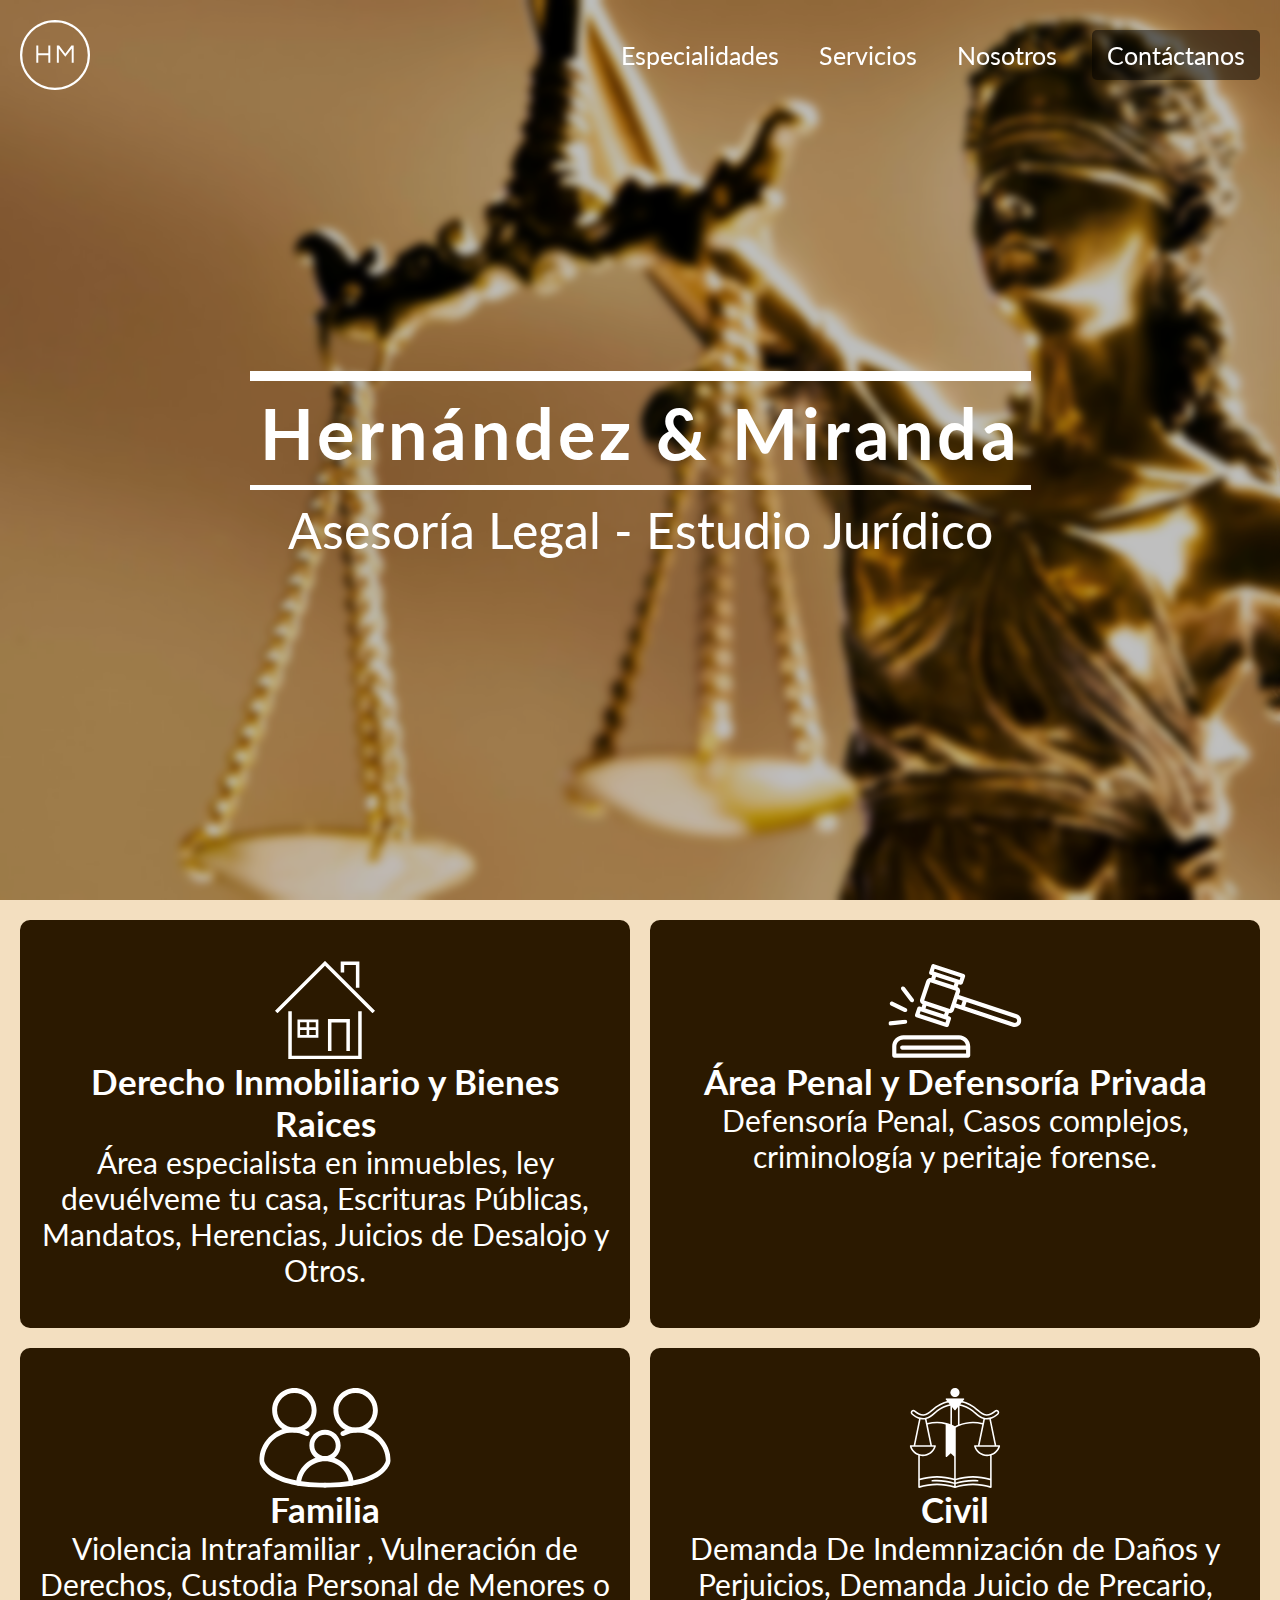
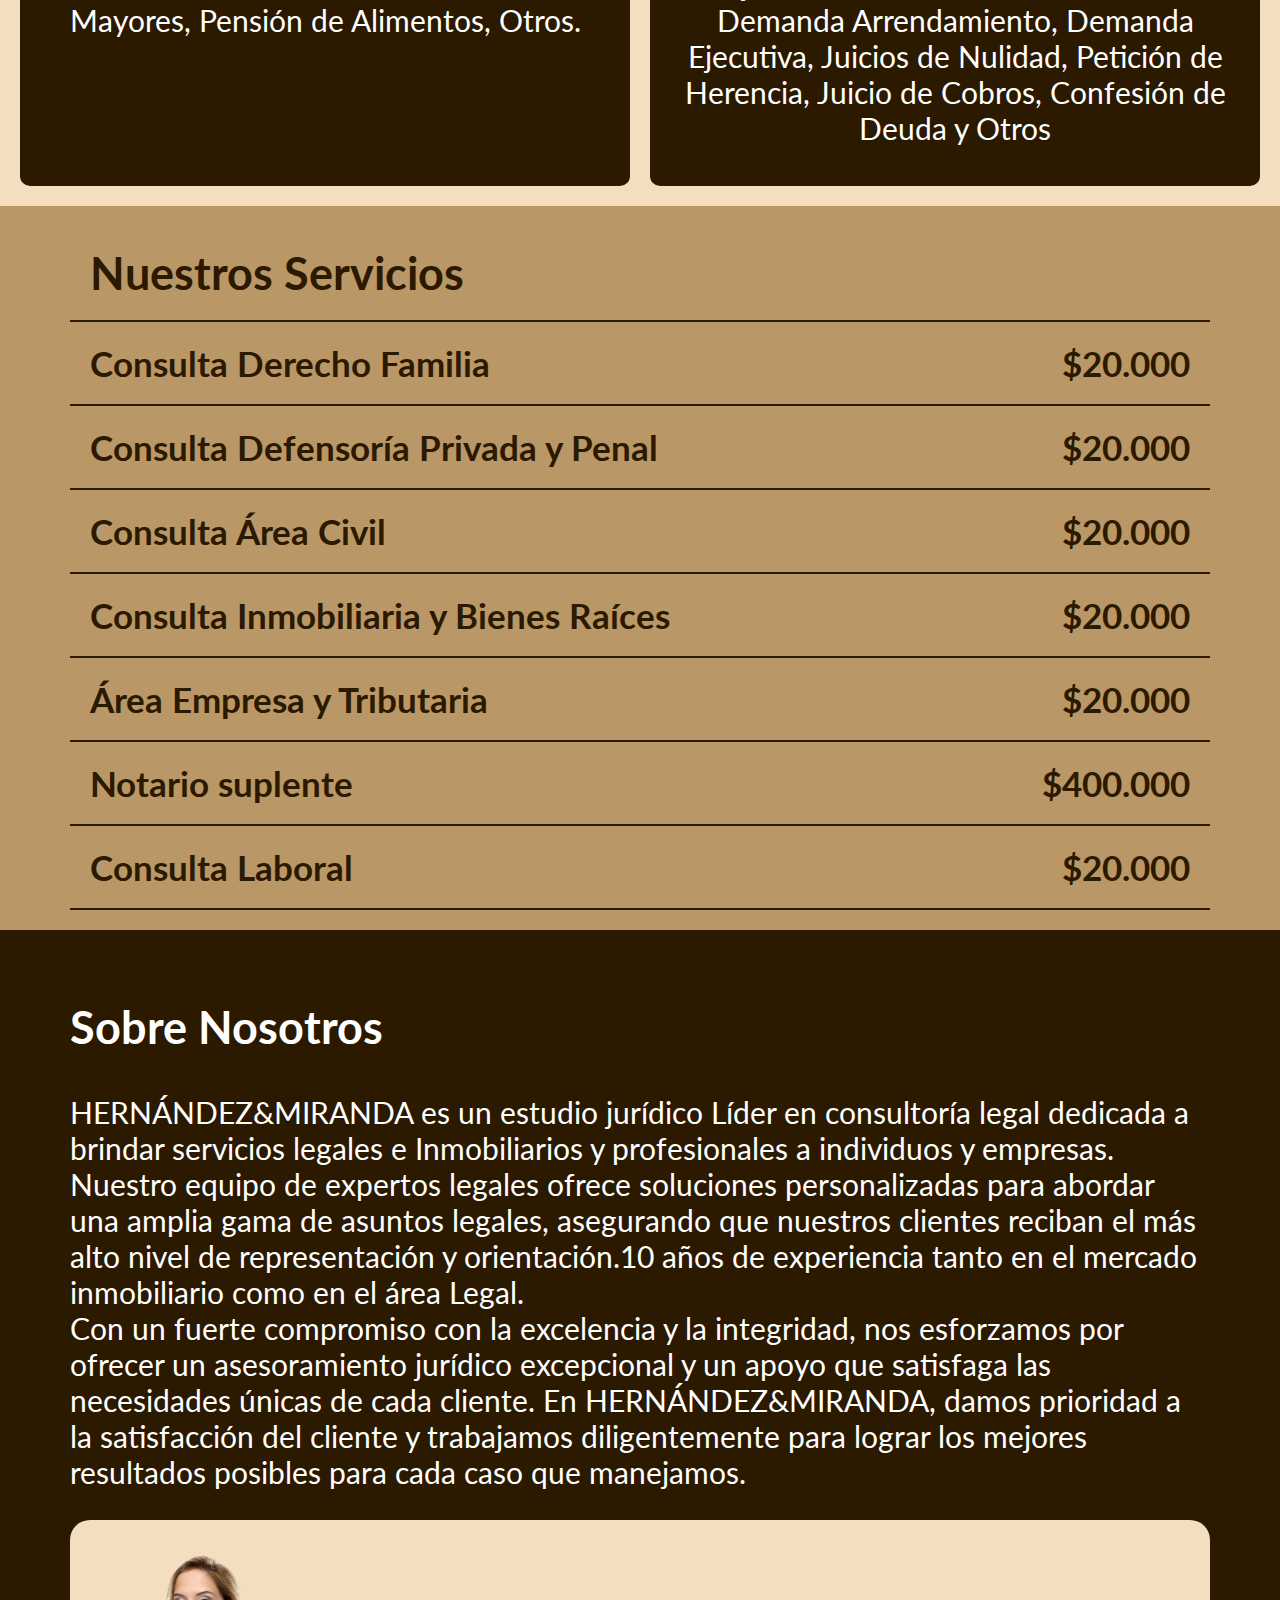
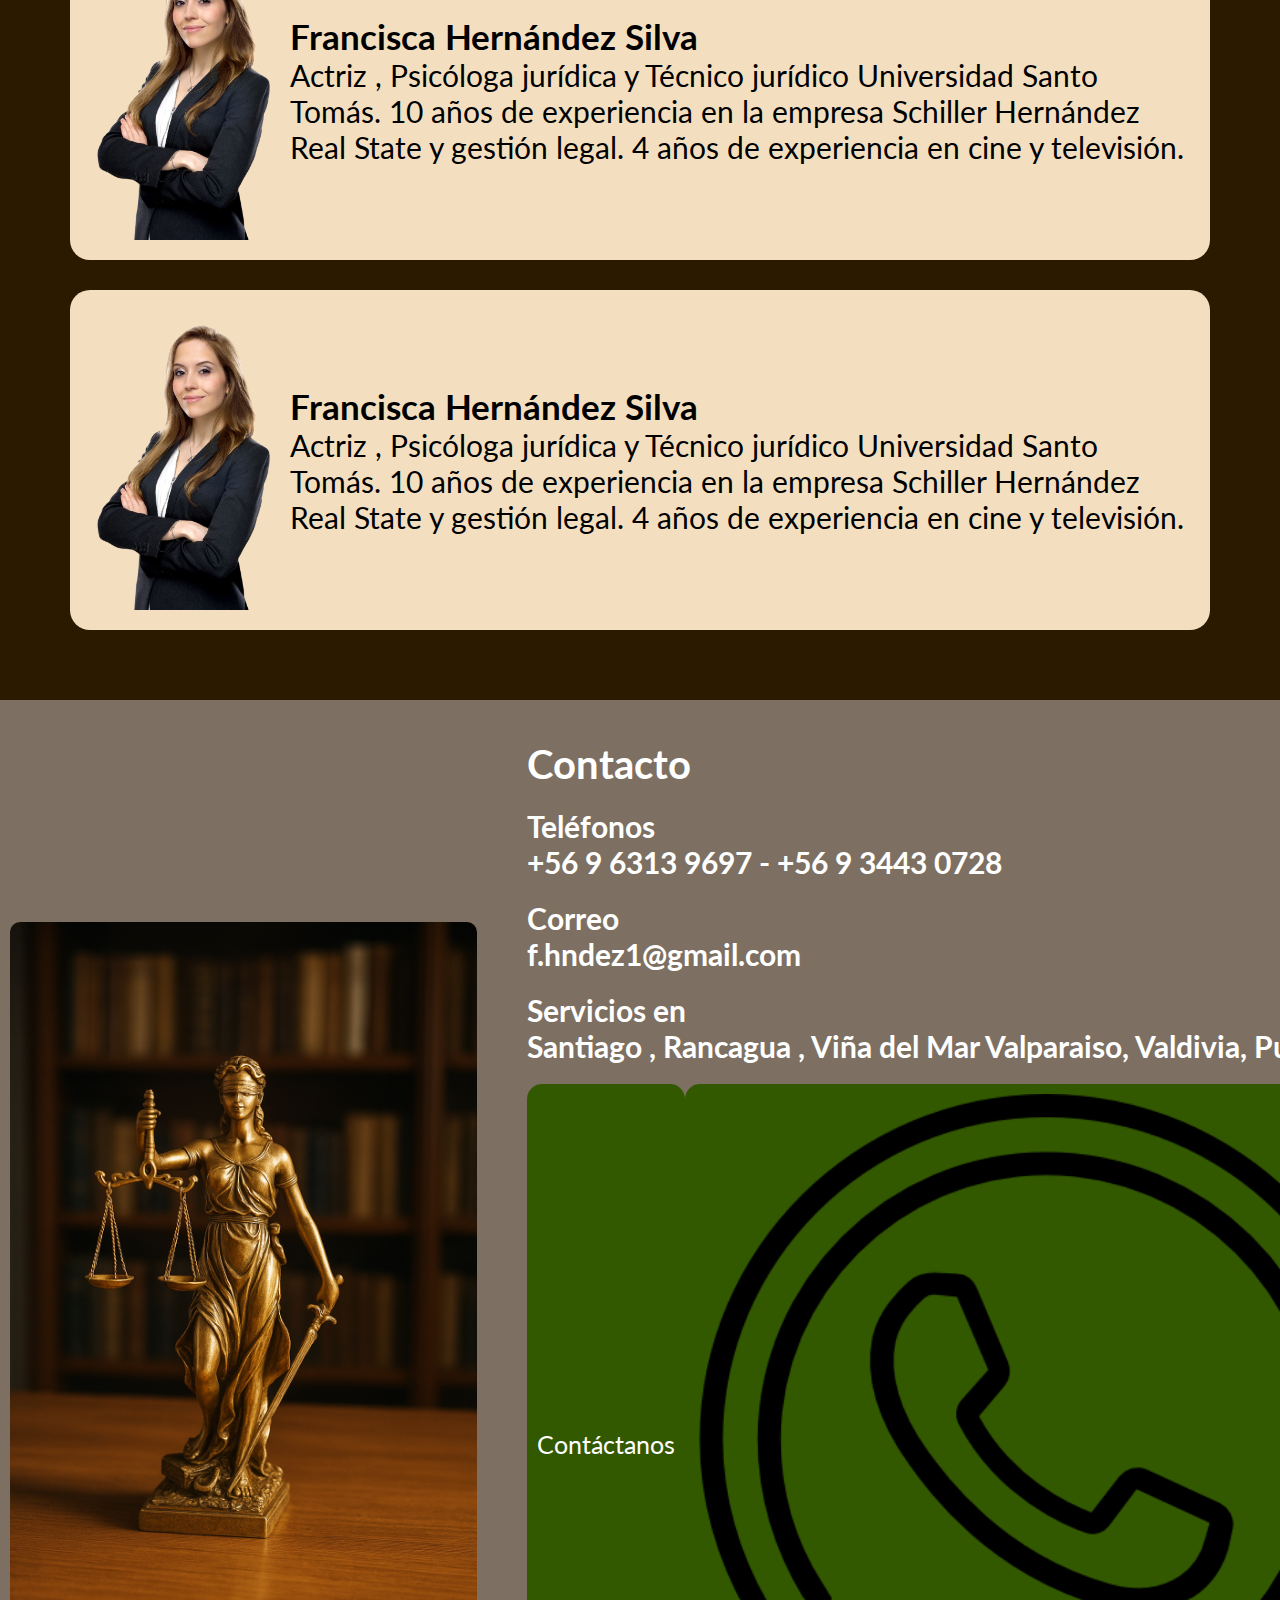
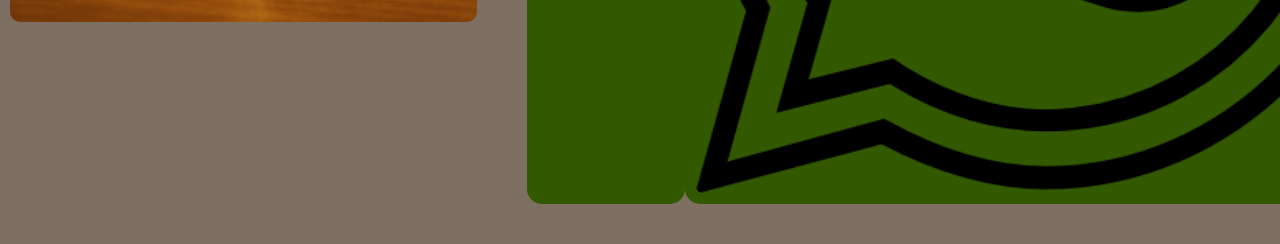
<file: index.html>
<!DOCTYPE html>
<html lang="en">
  <head>
    <meta charset="UTF-8" />
    <meta name="viewport" content="width=device-width, initial-scale=1.0" />  
    <title>Hernandez & Miranda</title>
    <link rel="shortcut icon" href="HM.svg" type="image/x-icon" />
    <link rel="stylesheet" href="style.css" />
    <link
      href="https://cdn.boxicons.com/fonts/basic/boxicons.min.css"
      rel="stylesheet"
    />
  </head>
  <body>
    <div class="main">
      <div class="overlay">
        <header>
          <img src="HMwhite.svg" alt="" />
          <div class="navbar">
            <ul>
              <li><a href="#especialidades">Especialidades</a></li>
              <li><a href="#servicios">Servicios</a></li>
              <li><a href="#nosotros">Nosotros</a></li>
              <li><a class="contacto" href="#contacto">Contáctanos</a></li>
            </ul>
          </div>
        </header>
        <div class="titulo">
          <h1>Hernández & Miranda</h1>
          <p>Asesoría Legal - Estudio Jurídico</p>
        </div>
      </div>
    </div>
    <div class="main2" id="especialidades">
      <div class="especialidades">
        <div class="raices">
          <img src="casablanca.svg" alt="" />
          <h3>Derecho Inmobiliario y Bienes Raices</h3>
          <p>
            Área especialista en inmuebles, ley devuélveme tu casa, Escrituras
            Públicas, Mandatos, Herencias, Juicios de Desalojo y Otros.
          </p>
        </div>
        <div class="penal">
          <img src="martilloblanco.svg" alt="" />
          <h3>Área Penal y Defensoría Privada</h3>
          <p>
            Defensoría Penal, Casos complejos, criminología y peritaje forense.
          </p>
        </div>
        <div class="familia">
          <img src="familia.svg" alt="" />
          <h3>Familia</h3>
          <p>
            Violencia Intrafamiliar , Vulneración de Derechos, Custodia Personal
            de Menores o Mayores, Pensión de Alimentos, Otros.
          </p>
        </div>
        <div class="civil">
          <img src="civil.svg" alt="" />
          <h3>Civil</h3>
          <p>
            Demanda De Indemnización de Daños y Perjuicios, Demanda Juicio de
            Precario, Demanda Arrendamiento, Demanda Ejecutiva, Juicios de
            Nulidad, Petición de Herencia, Juicio de Cobros, Confesión de Deuda
            y Otros
          </p>
        </div>
      </div>
    </div>
    <div class="main3" id="servicios">
      <ul>
        <li><h2>Nuestros Servicios</h2></li>
        <li>
          <h3>Consulta Derecho Familia</h3>
          <h3>$20.000</h3>
        </li>
        <li>
          <h3>Consulta Defensoría Privada y Penal</h3>
          <h3>$20.000</h3>
        </li>
        <li>
          <h3>Consulta Área Civil</h3>
          <h3>$20.000</h3>
        </li>
        <li>
          <h3>Consulta Inmobiliaria y Bienes Raíces</h3>
          <h3>$20.000</h3>
        </li>
        <li>
          <h3>Área Empresa y Tributaria</h3>
          <h3>$20.000</h3>
        </li>
        <li>
          <h3>Notario suplente</h3>
          <h3>$400.000</h3>
        </li>
        <li>
          <h3>Consulta Laboral</h3>
          <h3>$20.000</h3>
        </li>
      </ul>
    </div>
    <div class="main4" id="nosotros">
      <div class="general">
        <h2>Sobre Nosotros</h2>
        <p>
          HERNÁNDEZ&MIRANDA es un estudio jurídico Líder en consultoría legal
          dedicada a brindar servicios legales e Inmobiliarios y profesionales a
          individuos y empresas. Nuestro equipo de expertos legales ofrece
          soluciones personalizadas para abordar una amplia gama de asuntos
          legales, asegurando que nuestros clientes reciban el más alto nivel de
          representación y orientación.10 años de experiencia tanto en el
          mercado inmobiliario como en el área Legal.<br> Con un fuerte compromiso
          con la excelencia y la integridad, nos esforzamos por ofrecer un
          asesoramiento jurídico excepcional y un apoyo que satisfaga las
          necesidades únicas de cada cliente. En HERNÁNDEZ&MIRANDA, damos
          prioridad a la satisfacción del cliente y trabajamos diligentemente
          para lograr los mejores resultados posibles para cada caso que
          manejamos.
        </p>
      </div>
      <div class="individual">
        <div class="hernandez">
          <img src="hernandez.png" alt="">
          <div class="texto">
            <h3>Francisca Hernández Silva</h3>
            <p>
              Actriz , Psicóloga jurídica y Técnico jurídico Universidad Santo Tomás.
              10 años de experiencia en la empresa Schiller Hernández Real State y gestión legal.
              4 años de experiencia en cine y televisión.
            </p>
          </div>
        </div>
        <div class="miranda">
          <img src="hernandez.png" alt="">
          <div class="texto">
            <h3>Francisca Hernández Silva</h3>
            <p>
              Actriz , Psicóloga jurídica y Técnico jurídico Universidad Santo Tomás.
              10 años de experiencia en la empresa Schiller Hernández Real State y gestión legal.
              4 años de experiencia en cine y televisión.
            </p>
          </div>
        </div>
        </div>
      </div>
    </div>
    <div class="main5" id="contacto">
      <img src="dama.png" alt="" class="imgfinal">
      <div class="divcontacto">
        <h1>Contacto</h1>
        <div class="telefono">
          <h2>Teléfonos</h2>
          <h2>+56 9 6313 9697 - +56 9 3443 0728</h2>
        </div>
        <div class="correo">
          <h2>Correo</h2>
          <h2>f.hndez1@gmail.com</h2>
        </div>
        <div class="localidades">
          <h2>Servicios en</h2>
          <h2>Santiago , Rancagua , Viña del Mar Valparaiso, Valdivia, Puerto Montt</h2>
        </div>
        <div class="llamar">
          <a href="tel:956002796" ><i class='bx  bx-phone'  style='color:#ffffff'></i>Contáctanos</a>
          <a href="https://wa.me/56956002796?text=Hola,%20me%20gustaría%20saber%20más%20sobre%20sus%20servicios."> <img src="whatsapp.png" alt="">WhatsApp</a>
        </div>
      </div>
    </div>
    <script src="app.js"></script>
  </body>
</html>
</file>
<file: style.css>
@import url('https://fonts.googleapis.com/css2?family=Lato:ital,wght@0,100;0,300;0,400;0,700;0,900;1,100;1,300;1,400;1,700;1,900&display=swap');

* {
  font-family: "Lato", sans-serif;
  font-style: normal;
  margin: 0;
  padding: 0;
  gap: 0;
  box-sizing: border-box;
}
:root {
  --color1: #f3dfc0;
  --color2: #2b1900;
  --color3: #ba9767;
  --color4: #a3723b;
}
html {
  scroll-behavior: smooth;
}
body {
  display: flex;
  flex-direction: column;
}
.main {
  position: relative;
  width: 100%;
  height: 100vh;
  background-image: url("fondo.jpg");
  background-size: cover;
  background-position: center;
}
.overlay {
  height: 100%;
  width: 100%;
  background-color: rgba(0, 0, 0, 0.25);
  backdrop-filter: blur(4px);
  -webkit-backdrop-filter: blur(5px);
}
header {
  padding: 20px;
  display: flex;
  justify-content: space-between;
}
header img {
  height: 70px;
}
.navbar {
  display: flex;
  align-items: center;
}
.navbar ul {
  display: flex;
  gap: 30px;
  list-style: none;
}
a {
  font-size: 25px;
  color: white;
  text-decoration: none;
  padding: 5px;
  border-radius: 5px;
  transition: all 0.3s ease;
}
a:hover {
  background-color: rgba(255, 255, 255, 0.25);
}
.contacto {
  border: none;
  background-color: rgba(0, 0, 0, 0.5);
  padding: 10px 15px;
  border-radius: 5px;
}
.titulo {
  display: flex;
  flex-direction: column;
  min-height: 80%;
  align-items: center;
  justify-content: center;
}
.titulo h1 {
  letter-spacing: 4px;
  padding: 10px;
  border-top: 10px solid white;
  border-bottom: 5px solid white;
  font-size: 70px;
  color: white;
}
.titulo p {
  padding: 10px;
  font-size: 50px;
  color: white;
}
.main2 {
  padding: 20px;
  display: flex;
  align-items: center;
  height: auto;
  background-color: var(--color1);
}
.especialidades {
  gap: 20px;
  display: grid;
  grid-template-columns: repeat(4, 1fr);
  align-items: stretch;
}
.especialidades div {
  background-color: var(--color2);
  color: white;
  font-size: 30px;
  display: flex;
  flex-direction: column;
  padding: 40px 20px;
  border-radius: 10px;
  text-align: center;
}
.especialidades div img {
  height: 100px;
  width: auto;
}
.main3 {
  display: flex;
  align-items: center;
  background-color: var(--color3);
  height: auto;
  padding: 20px 70px;
}
.main3 ul {
  color: var(--color2);
  display: flex;
  flex-direction: column;
  width: 100%;
}
.main3 li {
  border-bottom: 2px solid var(--color2);
  padding: 20px;
  font-size: 30px;
  display: flex;
  justify-content: space-between;
}
.main4 {
  display: flex;
  align-items: center;
  height: auto;
  background-color: var(--color2);
  padding: 70px;
  gap: 30px;
}
.general,
.individual {
  flex: 1;
  box-sizing: border-box;
}
.general {
  font-size: 30px;
  display: flex;
  flex-direction: column;
  color: white;
  gap: 40px;
}
.individual {
  gap: 30px;
  display: flex;
  flex-direction: column;
}
.hernandez,
.miranda {
  display: flex;
  flex: 1;
  background-color: var(--color1);
  padding: 20px;
  border-radius: 20px;
  align-items: center;
}
.hernandez img,
.miranda img {
  height: 300px;
  width: auto;
}
.texto {
  font-size: 30px;
  display: flex;
  flex-direction: column;
}
.main5 {
  background-color: #7d7062;
  display: flex;
  height: auto;
  padding: 10px;
  gap: 20px;
  align-items: center;
}
.main5 img {
  height: 700px;
  border-radius: 10px;
}
.main5 .divcontacto {
  color: white;
  font-size: 20px;
  display: flex;
  flex-direction: column;
  padding: 30px;
  gap: 20px;
}
.llamar {
  display: flex;
}
.llamar a {
  display: flex;
  align-items: center;
  padding: 10px;
  background-color: rgb(51, 89, 0);
  border-radius: 15px;
}
.llamar a:hover {
  background-color: rgb(88, 155, 0);
}
@media (max-width: 1616px){
  .especialidades {
    grid-template-columns: repeat(2, 1fr);
  }
}
@media (max-width: 1373px){
  .especialidades {
    grid-template-columns: repeat(2, 1fr);
  }
  .main4 {
    display: flex;
    flex-direction: column;
    align-items: center;
    height: auto;
    background-color: var(--color2);
    padding: 70px;
    gap: 30px;
  }
}
@media (max-width: 1200px) {
  .main {
    position: relative;
    width: 100%;
    height: 100vh;
    background-image: url("fondo.jpg");
    background-size: cover;
    background-position: center;
  }
  .overlay {
    height: 100%;
    width: 100%;
    background-color: rgba(0, 0, 0, 0.25);
    backdrop-filter: blur(4px);
    -webkit-backdrop-filter: blur(5px);
  }
  header {
    padding: 20px;
    display: flex;
    justify-content: space-between;
  }
  header img {
    height: 70px;
  }
  .navbar {
    display: flex;
    align-items: center;
  }
  .navbar ul {
    display: flex;
    gap: 30px;
    list-style: none;
  }
  a {
    font-size: 25px;
    color: white;
    text-decoration: none;
    padding: 5px;
    border-radius: 5px;
    transition: all 0.3s ease;
  }
  a:hover {
    background-color: rgba(255, 255, 255, 0.25);
  }
  .contacto {
    border: none;
    background-color: rgba(0, 0, 0, 0.5);
    padding: 10px 15px;
    border-radius: 5px;
  }
  .titulo {
    display: flex;
    flex-direction: column;
    min-height: 80%;
    align-items: center;
    justify-content: center;
  }
  .titulo h1 {
    letter-spacing: 4px;
    padding: 10px;
    border-top: 10px solid white;
    border-bottom: 5px solid white;
    font-size: 70px;
    color: white;
  }
  .titulo p {
    padding: 10px;
    font-size: 50px;
    color: white;
  }
  .main2 {
    padding: 20px;
    display: flex;
    align-items: center;
    height: auto;
    background-color: var(--color1);
  }
  .especialidades {
    gap: 20px;
    display: grid;
    grid-template-columns: repeat(2, 1fr);
    align-items: stretch;
  }
  .especialidades div {
    background-color: var(--color2);
    color: white;
    font-size: 30px;
    display: flex;
    flex-direction: column;
    padding: 40px 20px;
    border-radius: 10px;
    text-align: center;
  }
  .especialidades div img {
    height: 100px;
    width: auto;
  }
  .main3 {
    display: flex;
    align-items: center;
    background-color: var(--color3);
    height: auto;
    padding: 20px 70px;
  }
  .main3 ul {
    color: var(--color2);
    display: flex;
    flex-direction: column;
    width: 100%;
  }
  .main3 li {
    border-bottom: 2px solid var(--color2);
    padding: 20px;
    font-size: 30px;
    display: flex;
    justify-content: space-between;
  }
  .main4 {
    display: flex;
    align-items: center;
    height: auto;
    background-color: var(--color2);
    padding: 70px;
    gap: 30px;
  }
  .general,
  .individual {
    flex: 1;
    box-sizing: border-box;
  }
  .general {
    font-size: 30px;
    display: flex;
    flex-direction: column;
    color: white;
    gap: 40px;
  }
  .individual {
    gap: 30px;
    display: flex;
    flex-direction: column;
  }
  .hernandez,
  .miranda {
    display: flex;
    flex: 1;
    background-color: var(--color1);
    padding: 20px;
    border-radius: 20px;
    align-items: center;
  }
  .hernandez img,
  .miranda img {
    height: 300px;
    width: auto;
  }
  .texto {
    font-size: 30px;
    display: flex;
    flex-direction: column;
  }
  .main5 {
    background-color: #7d7062;
    display: flex;
    height: auto;
    padding: 10px;
    gap: 20px;
    align-items: center;
  }
  .main5 img {
    height: 700px;
    border-radius: 10px;
  }
  .main5 .divcontacto {
    color: white;
    font-size: 20px;
    display: flex;
    flex-direction: column;
    padding: 30px;
    gap: 20px;
  }
  .llamar {
    display: flex;
  }
  .llamar a {
    display: flex;
    align-items: center;
    padding: 10px;
    background-color: rgb(51, 89, 0);
    border-radius: 15px;
  }
  .llamar a:hover {
    background-color: rgb(88, 155, 0);
  }
}
@media (max-width: 992px) {
  .main {
    position: relative;
    width: 100%;
    height: 100vh;
    background-image: url("fondo.jpg");
    background-size: cover;
    background-position-x: 80%;
  }
  .overlay {
    height: 100%;
    width: 100%;
    background-color: rgba(0, 0, 0, 0.25);
    backdrop-filter: blur(4px);
    -webkit-backdrop-filter: blur(5px);
  }
  header {
    padding: 20px;
    display: flex;
    justify-content: space-between;
  }
  header img {
    height: 70px;
  }
  .titulo {
    display: flex;
    flex-direction: column;
    min-height: 80%;
    align-items: center;
    justify-content: center;
  }
  .titulo h1 {
    letter-spacing: 4px;
    padding: 10px;
    border-top: 7px solid white;
    border-bottom: 3px solid white;
    font-size: 40px;
    color: white;
  }
  .titulo p {
    padding: 10px;
    font-size: 35px;
    color: white;
  }
  .main2 {
    display: flex;
    min-height: max-content;
    align-items: center;
    background-color: var(--color1);
    padding: 10px;
  }
  .especialidades {
    display: grid;
    grid-template-columns: repeat(2, 1fr);
    padding: 0;
    gap: 10px;
  }
  .especialidades div {
    background-color: var(--color2);
    color: white;
    font-size: 20px;
    display: flex;
    flex-direction: column;
    padding: 40px 20px;
    border-radius: 10px;
    text-align: center;
    gap: 10px;
  }
  .especialidades div img {
    height: 50px;
    width: auto;
  }
  .main3 {
    display: flex;
    height: min-content;
    align-items: center;
    background-color: var(--color3);
    padding: 10px;
  }
  .main3 ul {
    color: var(--color2);
    display: flex;
    flex-direction: column;
    width: 100%;
  }
  .main3 li {
    border-bottom: 2px solid var(--color2);
    padding: 5px;
    font-size: 20px;
    display: flex;
    justify-content: space-between;
  }
  .main4 {
    display: flex;
    flex-direction: column;
    align-items: center;
    height: auto;
    background-color: var(--color2);
    padding: 10px;
    gap: 10px;
  }
  .general,
  .individual {
    flex: 1;
    box-sizing: border-box;
  }
  .general {
    font-size: 20px;
    display: flex;
    flex-direction: column;
    color: white;
    gap: 20px;
  }
  .individual {
    gap: 10px;
    display: flex;
    flex-direction: column;
  }
  .hernandez,
  .miranda {
    display: flex;
    flex-direction: row;
    background-color: var(--color1);
    padding: 20px;
    border-radius: 20px;
    align-items: center;
  }
  .hernandez img,
  .miranda img {
    height: 200px;
    width: auto;
  }
  .texto {
    gap: 5px;
    font-size: 20px;
    display: flex;
    flex-direction: column;
  }
  .main5 {
    background-color: #7d7062;
    display: flex;
    height: auto;
    padding: 10px;
    gap: 20px;
    align-items: center;
  }
  .main5 img {
    display: none;
  }
  .main5 .divcontacto {
    color: white;
    font-size: 15px;
    display: flex;
    flex-direction: column;
    padding: 30px;
    gap: 20px;
  }
  .llamar {
    display: flex;
  }
  .llamar a {
    display: flex;
    align-items: center;
    padding: 10px;
    background-color: rgb(51, 89, 0);
    border-radius: 15px;
  }
  .llamar a:hover {
    background-color: rgb(88, 155, 0);
  }
}
@media (max-width: 768px) {
  .main {
    position: relative;
    width: 100%;
    height: 100vh;
    background-image: url("fondo.jpg");
    background-size: cover;
    background-position-x: 80%;
  }
  .overlay {
    height: 100%;
    width: 100%;
    background-color: rgba(0, 0, 0, 0.25);
    backdrop-filter: blur(4px);
    -webkit-backdrop-filter: blur(5px);
  }
  header {
    padding: 20px;
    display: flex;
    justify-content: space-between;
  }
  header img {
    height: 70px;
  }
  .titulo {
    display: flex;
    flex-direction: column;
    min-height: 80%;
    align-items: center;
    justify-content: center;
  }
  .titulo h1 {
    letter-spacing: 4px;
    padding: 10px;
    border-top: 7px solid white;
    border-bottom: 3px solid white;
    font-size: 30px;
    color: white;
  }
  .titulo p {
    padding: 10px;
    font-size: 25px;
    color: white;
  }
  .main2 {
    display: flex;
    min-height: max-content;
    align-items: center;
    background-color: var(--color1);
    padding: 10px;
  }
  .especialidades {
    display: flex;
    flex-direction: column;
    padding: 0;
    gap: 10px;
  }
  .especialidades div {
    background-color: var(--color2);
    color: white;
    font-size: 20px;
    display: flex;
    flex-direction: column;
    padding: 40px 20px;
    border-radius: 10px;
    text-align: center;
    gap: 10px;
  }
  .especialidades div img {
    height: 50px;
    width: auto;
  }
  .main3 {
    display: flex;
    height: min-content;
    align-items: center;
    background-color: var(--color3);
    padding: 10px;
  }
  .main3 ul {
    color: var(--color2);
    display: flex;
    flex-direction: column;
    width: 100%;
  }
  .main3 li {
    border-bottom: 2px solid var(--color2);
    padding: 5px;
    font-size: 20px;
    display: flex;
    justify-content: space-between;
  }
  .main4 {
    display: flex;
    flex-direction: column;
    align-items: center;
    height: auto;
    background-color: var(--color2);
    padding: 10px;
    gap: 10px;
  }
  .general,
  .individual {
    flex: 1;
    box-sizing: border-box;
  }
  .general {
    font-size: 20px;
    display: flex;
    flex-direction: column;
    color: white;
    gap: 20px;
  }
  .individual {
    gap: 10px;
    display: flex;
    flex-direction: column;
  }
  .hernandez,
  .miranda {
    display: flex;
    flex-direction: row;
    background-color: var(--color1);
    padding: 20px;
    border-radius: 20px;
    align-items: center;
  }
  .hernandez img,
  .miranda img {
    height: 200px;
    width: auto;
  }
  .texto {
    gap: 5px;
    font-size: 20px;
    display: flex;
    flex-direction: column;
  }
  .main5 {
    background-color: #7d7062;
    display: flex;
    height: auto;
    padding: 10px;
    gap: 20px;
    align-items: center;
  }
  .main5 img {
    display: none;
  }
  .main5 .divcontacto {
    color: white;
    font-size: 15px;
    display: flex;
    flex-direction: column;
    padding: 30px;
    gap: 20px;
  }
  .llamar {
    display: flex;
  }
  .llamar a {
    display: flex;
    align-items: center;
    padding: 10px;
    background-color: rgb(51, 89, 0);
    border-radius: 15px;
  }
  .llamar a:hover {
    background-color: rgb(88, 155, 0);
  }
}

@media (max-width: 576px) {
  .main {
    position: relative;
    width: 100%;
    height: 100vh;
    background-image: url("fondo.jpg");
    background-size: cover;
    background-position-x: 80%;
  }
  .overlay {
    height: 100%;
    width: 100%;
    background-color: rgba(0, 0, 0, 0.25);
    backdrop-filter: blur(4px);
    -webkit-backdrop-filter: blur(5px);
  }
  header {
    padding: 20px;
    display: flex;
    justify-content: space-between;
  }
  header img {
    height: 70px;
  }
  .navbar {
    display: none;
  }
  .titulo {
    display: flex;
    flex-direction: column;
    min-height: 80%;
    align-items: center;
    justify-content: center;
  }
  .titulo h1 {
    letter-spacing: 4px;
    padding: 10px;
    border-top: 7px solid white;
    border-bottom: 3px solid white;
    font-size: 25px;
    color: white;
  }
  .titulo p {
    padding: 7px;
    font-size: 25px;
    color: white;
  }
  .main2 {
    display: flex;
    min-height: max-content;
    align-items: center;
    background-color: var(--color1);
    padding: 10px;
  }
  .especialidades {
    display: flex;
    flex-direction: column;
    padding: 0;
    gap: 10px;
  }
  .especialidades div {
    background-color: var(--color2);
    color: white;
    font-size: 20px;
    display: flex;
    flex-direction: column;
    padding: 40px 20px;
    border-radius: 10px;
    text-align: center;
    gap: 10px;
  }
  .especialidades div img {
    height: 50px;
    width: auto;
  }
  .main3 {
    display: flex;
    height: min-content;
    align-items: center;
    background-color: var(--color3);
    padding: 10px;
  }
  .main3 ul {
    color: var(--color2);
    display: flex;
    flex-direction: column;
    width: 100%;
  }
  .main3 li {
    border-bottom: 2px solid var(--color2);
    padding: 5px;
    font-size: 20px;
    display: flex;
    justify-content: space-between;
  }
  .main4 {
    display: flex;
    flex-direction: column;
    align-items: center;
    height: auto;
    background-color: var(--color2);
    padding: 10px;
    gap: 10px;
  }
  .general,
  .individual {
    flex: 1;
    box-sizing: border-box;
  }
  .general {
    font-size: 20px;
    display: flex;
    flex-direction: column;
    color: white;
    gap: 20px;
  }
  .individual {
    gap: 10px;
    display: flex;
    flex-direction: column;
  }
  .hernandez,
  .miranda {
    display: flex;
    flex-direction: column;
    background-color: var(--color1);
    padding: 20px;
    border-radius: 20px;
    align-items: center;
  }
  .hernandez img,
  .miranda img {
    height: 200px;
    width: auto;
  }
  .texto {
    gap: 5px;
    font-size: 20px;
    display: flex;
    flex-direction: column;
  }
  .main5 {
    background-color: #7d7062;
    display: flex;
    height: auto;
    padding: 10px;
    gap: 20px;
    align-items: center;
  }
  .main5 img {
    display: none;
  }
  .main5 .divcontacto {
    color: white;
    font-size: 15px;
    display: flex;
    flex-direction: column;
    padding: 30px;
    gap: 20px;
  }
  .llamar {
    display: flex;
    flex-direction: column;
  }
  .llamar a {
    display: flex;
    align-items: center;
    padding: 10px;
    background-color: rgb(51, 89, 0);
    border-radius: 15px;
  }
  .llamar a:hover {
    background-color: rgb(88, 155, 0);
  }
}
</file>
